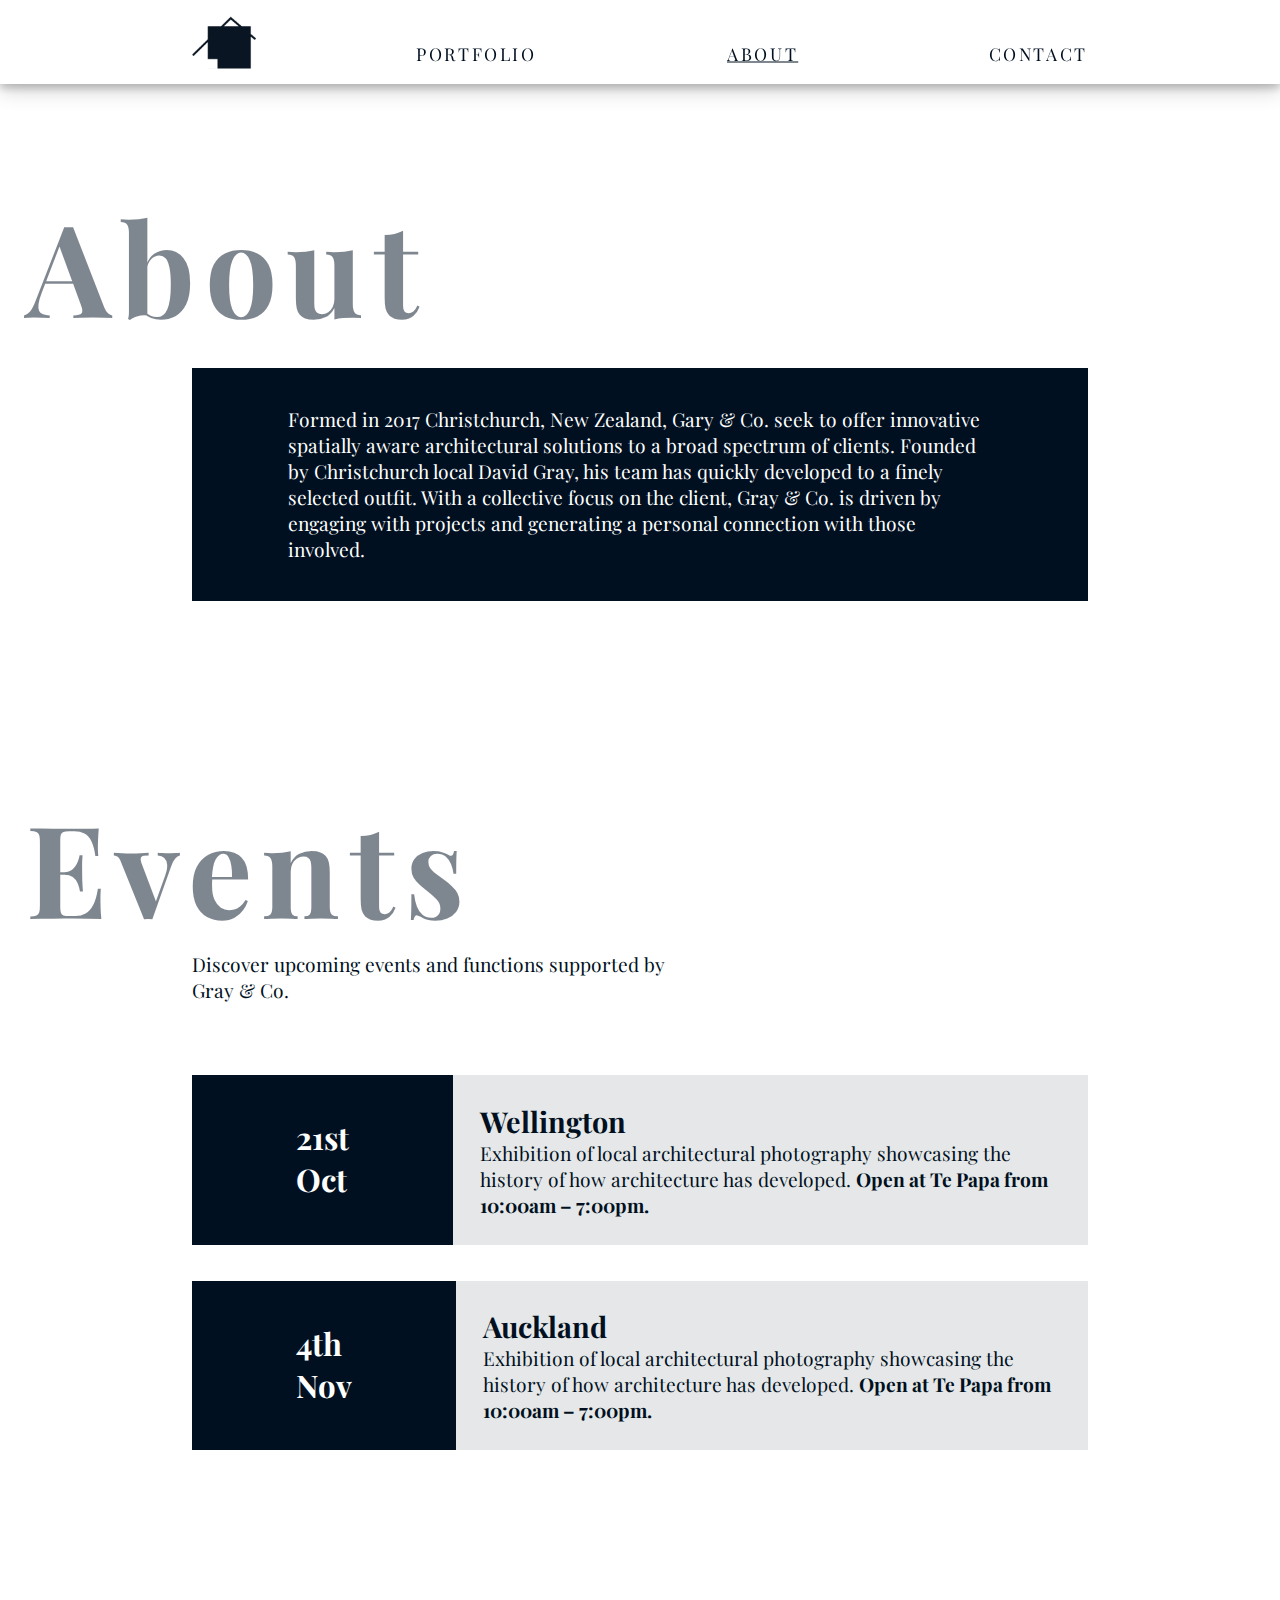
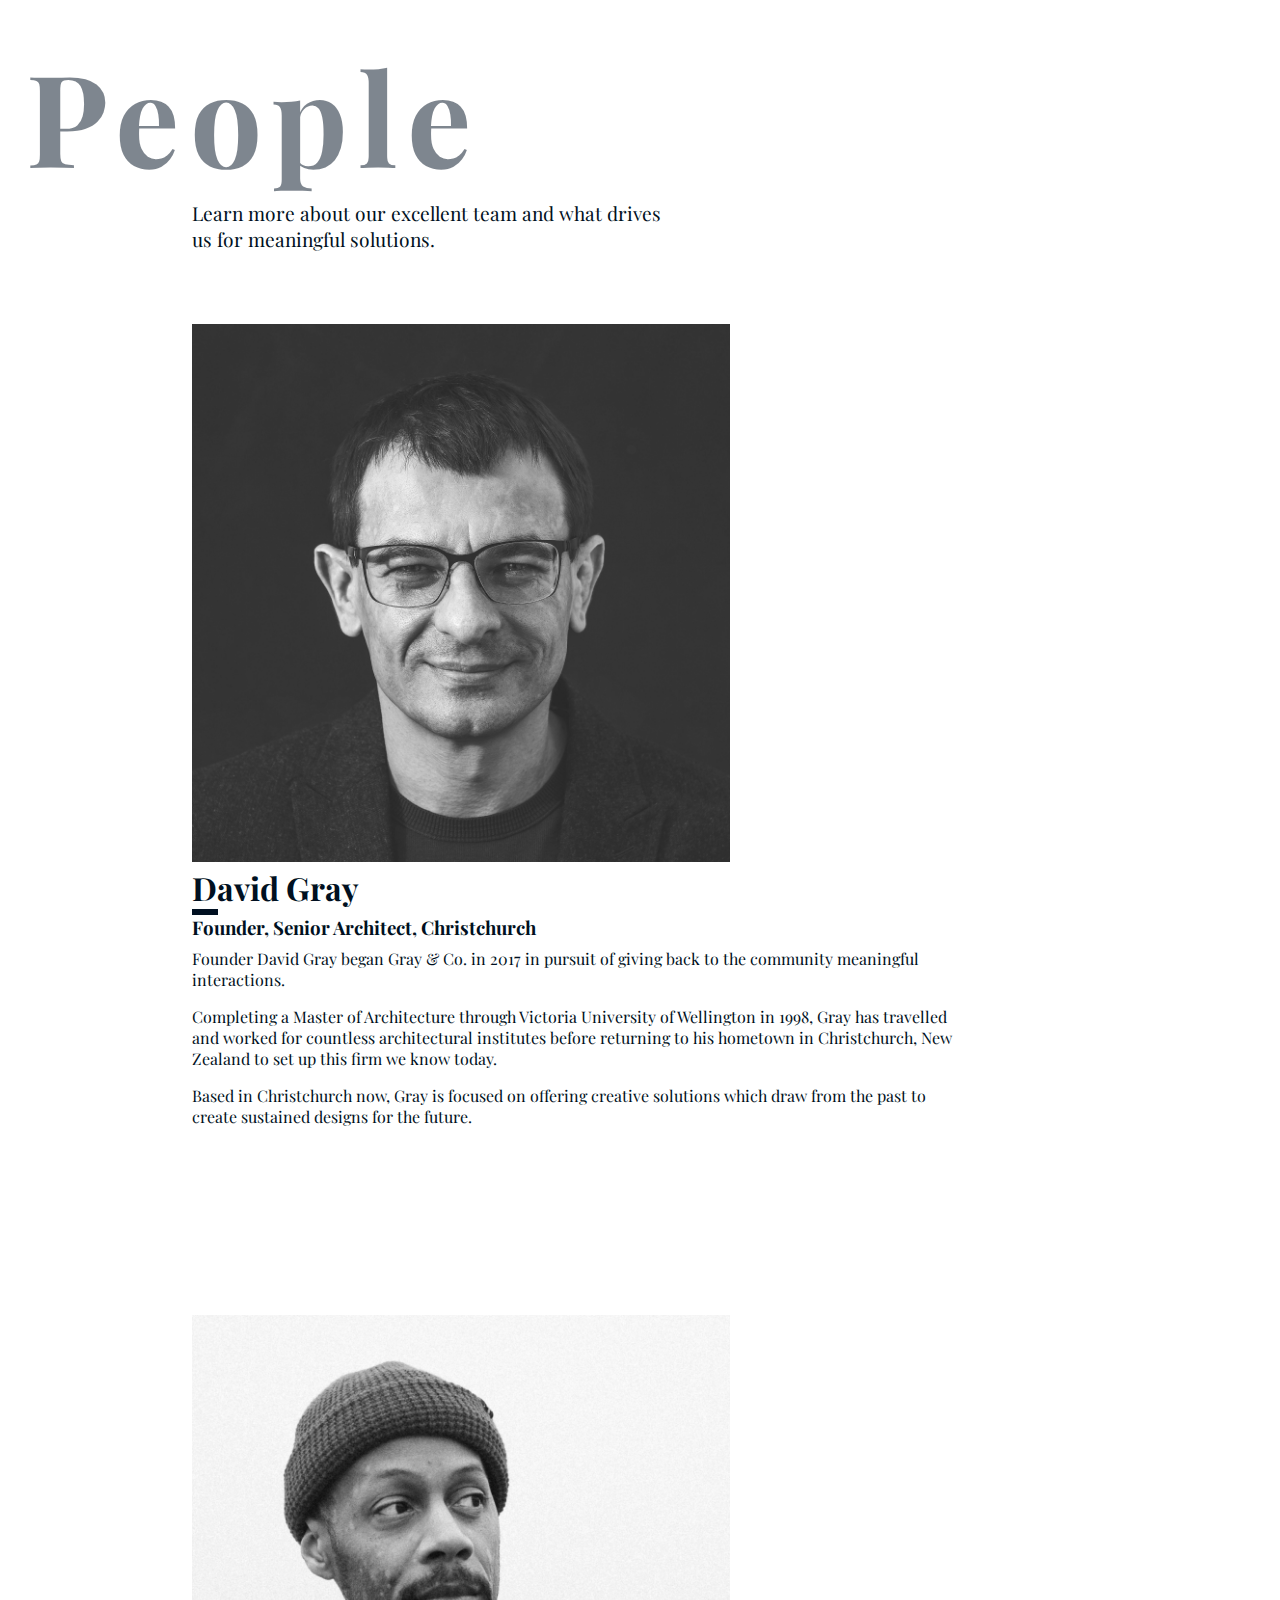
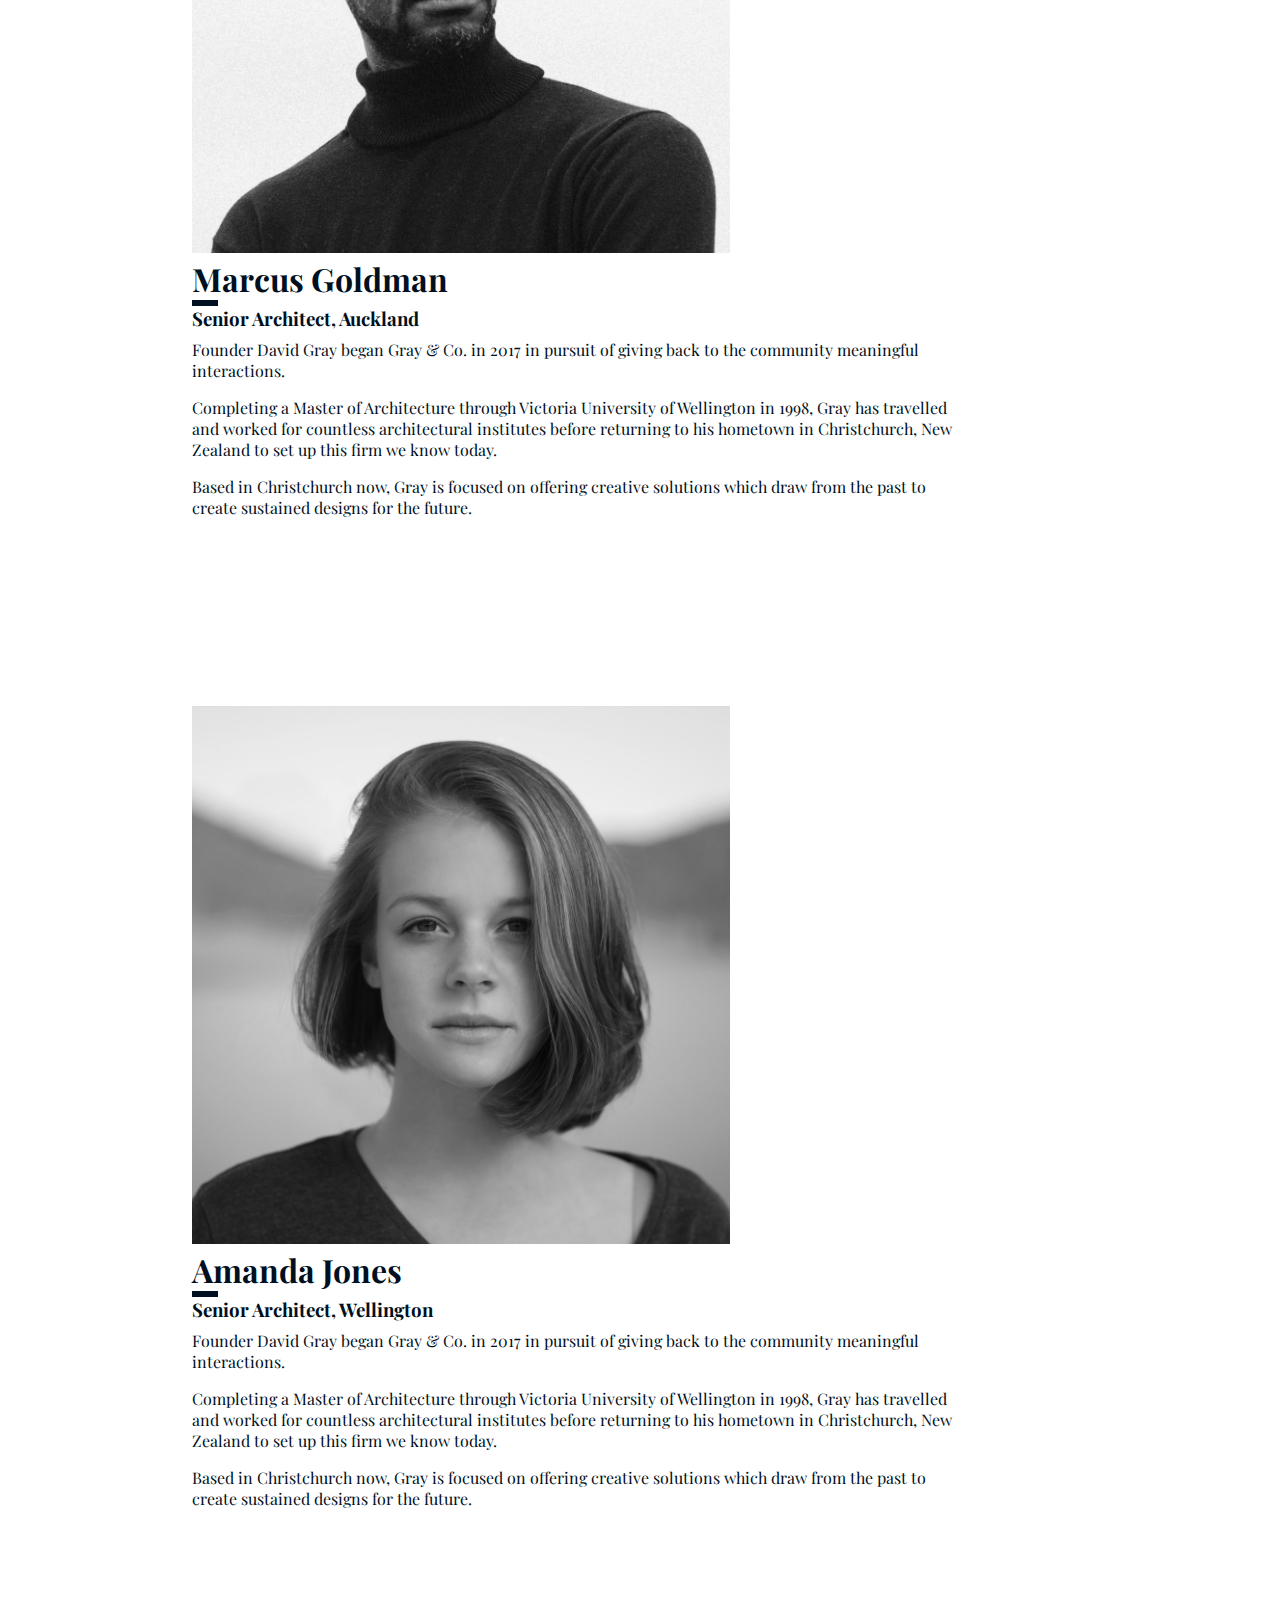
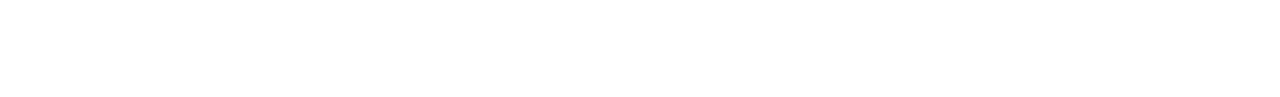
<file: about.html>
<!DOCTYPE HTML>

<html>

	<head>
		<meta charset="UTF-8">
		<meta name="viewport" content="width=device-width, initial-scale=1.0">
		<meta http-equiv="X-UA-Compatible" content="ie=edge">
		<title>Gray & Co.</title>
		<link rel='stylesheet' href="css/styles.css" />
		<link href="https://fonts.googleapis.com/css?family=Playfair+Display&display=swap" rel="stylesheet">
		<link rel="icon" type="image/png" href="img/favicon.png">
	</head>

	<body>

		<header>
			<nav class="nav-no-fade">
				<div id="logo">
					<a href="index.html"><img src="img/Gray&Co.logo.png" alt="company logo"/></a>
				</div>
				<div class="menu">
					<a class = "portfolio-link" href="portfolio.html">portfolio</a>
					<a class = "about-link-underline" href="about.html">about</a>
					<a class = "contact-link" href="contact.html">contact</a>
				</div>
			</nav>
		</header>


		<div class="portfolio">
			<div class="portfolio-title">
				<h1>About</h1>
			</div>
		</div>

		<section class="align-items">
			<div class="about-intro-text">
				<p>Formed in 2017 Christchurch, New Zealand, Gary & Co. seek to offer innovative spatially aware architectural solutions to a broad spectrum of clients. Founded by Christchurch local David Gray, his team has quickly developed to a finely selected outfit. With a collective focus on the client, Gray & Co. is driven by engaging with projects and generating a personal connection with those involved.</p>
			</div>
		</section>


		<div class="portfolio">
			<div class="content-title">
				<h1>Events</h1>
			</div>
		</div>

		<section class="align-items">
			<div class="content-intro">
				<p>Discover upcoming events and functions supported by Gray & Co.</p>
			</div>

			<div class="event-info">
				<div class="event-date">
					<h2>21st Oct</h2>
				</div>
				<div class="event-text">
					<h2>Wellington</h2>
					<p>Exhibition of local architectural photography showcasing the history of how architecture has developed. <b>Open at Te Papa from 10:00am – 7:00pm.</b></p>
				</div>
			</div>

			<div class="event-info">
				<div class="event-date">
					<h2>4th Nov</h2>
				</div>
				<div class="event-text">
					<h2>Auckland</h2>
					<p>Exhibition of local architectural photography showcasing the history of how architecture has developed. <b>Open at Te Papa from 10:00am – 7:00pm.</b></p>
				</div>
			</div>
		</section>


		<div class="portfolio">
			<div class="content-title">
				<h1>People</h1>
			</div>
		</div>

		<section class="align-items">
			<div class="content-intro">
				<p>Learn more about our excellent team and what drives us for meaningful solutions.</p>
			</div>
		</section>


		<section class="align-items">
			<div class="people-row">
				<div class="name-role-image">
					<img src="img/david-gray.jpg" alt=""/>
				</div>

				<div class="about-text-container">
					<h1>David Gray</h1>
					<div class="people-padding"></div>
					<h3>Founder, Senior Architect, Christchurch</h3>
					<p>Founder David Gray began Gray & Co. in 2017 in pursuit of giving back to the community meaningful interactions.</p>
					<p>Completing a Master of Architecture through Victoria University of Wellington in 1998, Gray has travelled and worked for countless architectural institutes before returning to his hometown in Christchurch, New Zealand to set up this firm we know today.</p>
					<p>Based in Christchurch now, Gray is focused on offering creative solutions which draw from the past to create sustained designs for the future.</p>
				</div>
			</div>


			<div class="people-row">
				<div class="name-role-image">
					<img src="img/marcus-goldman.jpg" alt=""/>
				</div>

				<div class="about-text-container">
					<h1>Marcus Goldman</h1>
					<div class="people-padding"></div>
					<h3>Senior Architect, Auckland</h3>
					<p>Founder David Gray began Gray & Co. in 2017 in pursuit of giving back to the community meaningful interactions.</p>
					<p>Completing a Master of Architecture through Victoria University of Wellington in 1998, Gray has travelled and worked for countless architectural institutes before returning to his hometown in Christchurch, New Zealand to set up this firm we know today.</p>
					<p>Based in Christchurch now, Gray is focused on offering creative solutions which draw from the past to create sustained designs for the future.</p>
				</div>
			</div>


			<div class="people-row">
				<div class="name-role-image">
					<img src="img/amanda-jones.jpg" alt=""/>
				</div>

				<div class="about-text-container">
					<h1>Amanda Jones</h1>
					<div class="people-padding"></div>
					<h3>Senior Architect, Wellington</h3>
					<p>Founder David Gray began Gray & Co. in 2017 in pursuit of giving back to the community meaningful interactions.</p>
					<p>Completing a Master of Architecture through Victoria University of Wellington in 1998, Gray has travelled and worked for countless architectural institutes before returning to his hometown in Christchurch, New Zealand to set up this firm we know today.</p>
					<p>Based in Christchurch now, Gray is focused on offering creative solutions which draw from the past to create sustained designs for the future.</p>
				</div>

			</div>
		</section>

	</body>

</html>
</file>
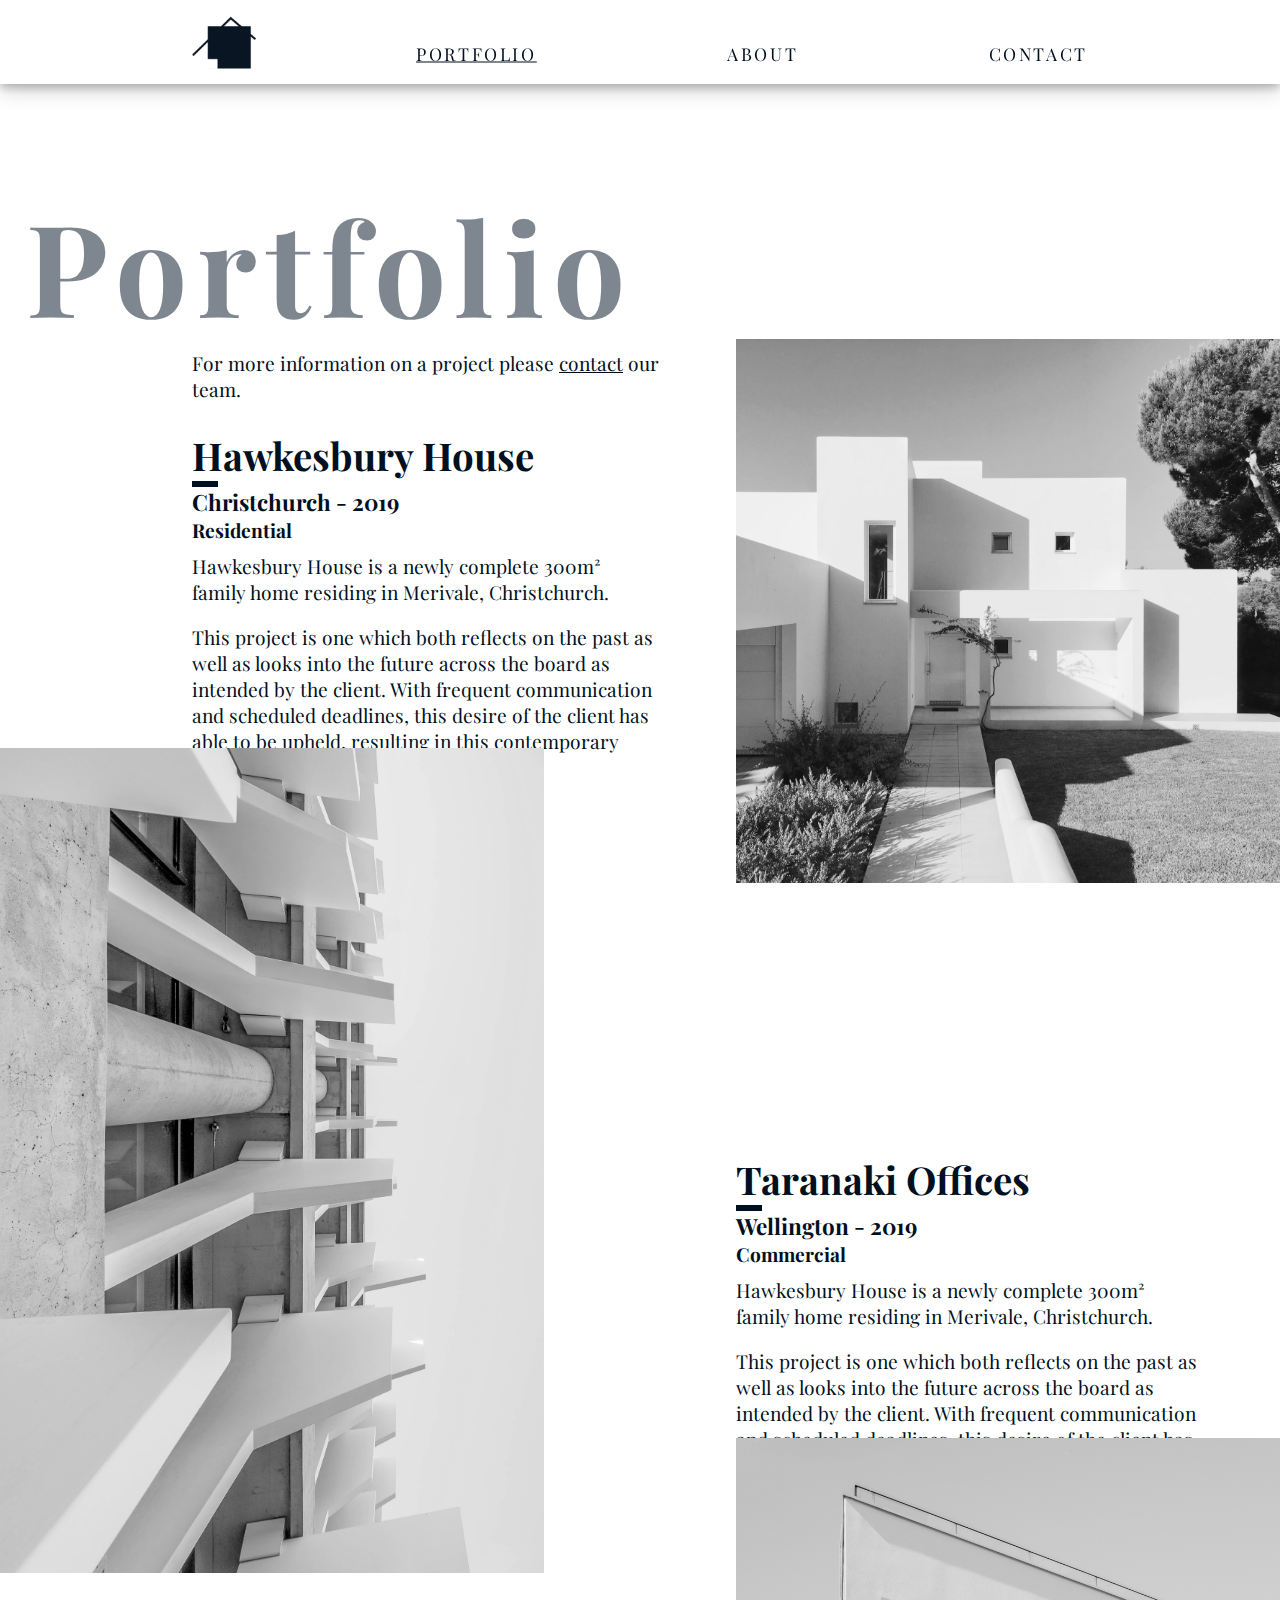
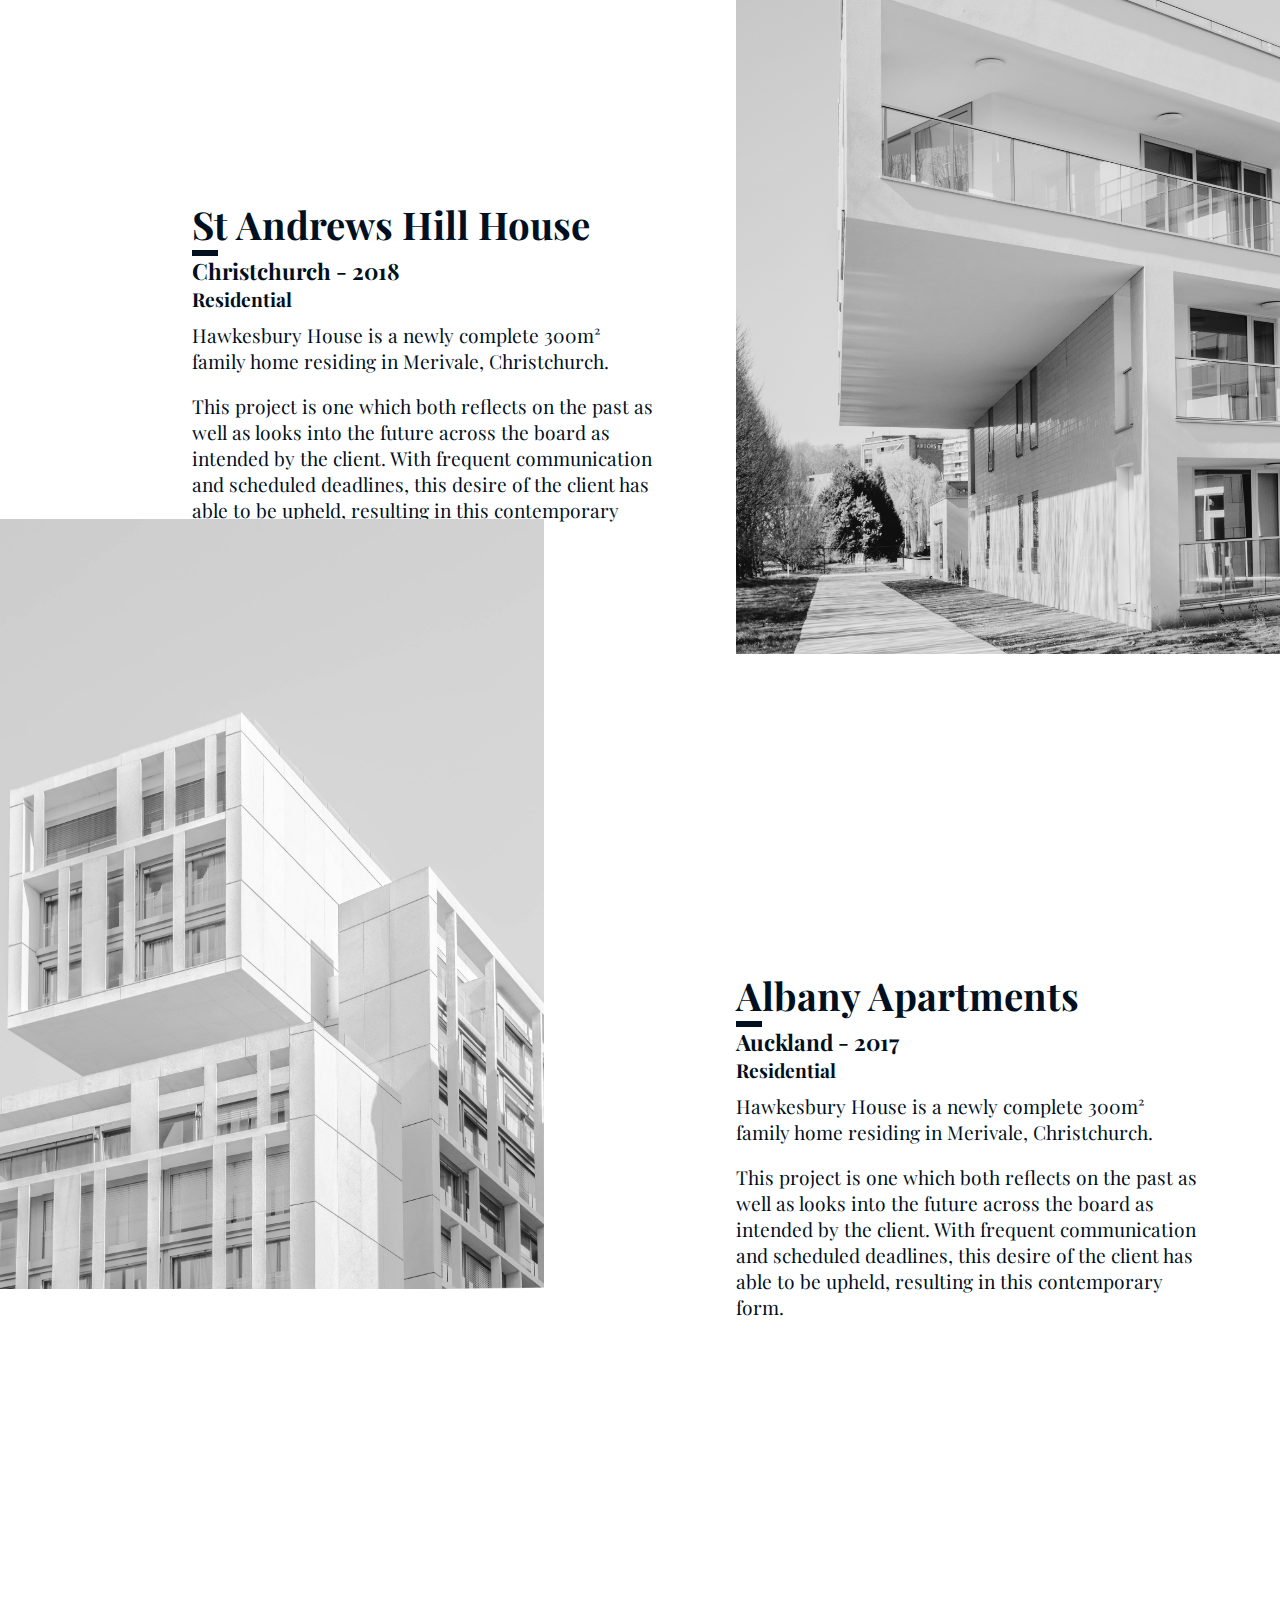
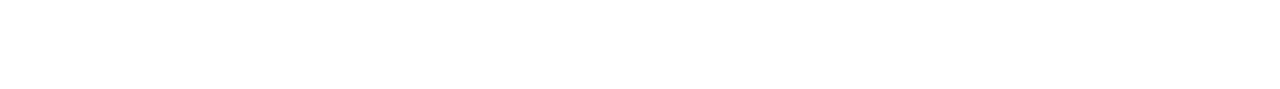
<file: portfolio.html>
<!DOCTYPE HTML>

<html>

	<head>
		<meta charset="UTF-8">
		<meta name="viewport" content="width=device-width, initial-scale=1.0">
		<meta http-equiv="X-UA-Compatible" content="ie=edge">
		<title>Gray & Co.</title>
		<link rel='stylesheet' href="css/styles.css" />
		<link href="https://fonts.googleapis.com/css?family=Playfair+Display&display=swap" rel="stylesheet">
		<link rel="icon" type="image/png" href="img/favicon.png">
	</head>

	<body>

		<header>
			<nav class="nav-no-fade">
				<div id="logo">
					<a href="index.html"><img src="img/Gray&Co.logo.png" alt="company logo"/></a>
				</div>
				<div class="menu">
					<a class = "portfolio-link-underline" href="portfolio.html">portfolio</a>
					<a class = "about-link" href="about.html">about</a>
					<a class = "contact-link" href="contact.html">contact</a>
				</div>
			</nav>
		</header>


		<div class="portfolio">
			<div class="portfolio-title">
				<h1>Portfolio</h1>
			</div>
		</div>

		<section class="align-items">
			<div class="content-intro">
				<p>For more information on a project please <a class="portfolio-to-contact-link" href="contact.html">contact</a> our team.</p>
			</div>
		</section>


		<div class="portfolio-img-all">

			<div class="portfolio-row-right-1">
				<div class="portfolio-text-container-right-1">
					<h1>Hawkesbury House</h1>
					<div class="portfolio-padding"></div>
					<h3>Christchurch - 2019</h3>
					<h4>Residential</h4>
					<p>Hawkesbury House is a newly complete 300m² family home residing in Merivale, Christchurch.</p>
					<p>This project is one which both reflects on the past as well as looks into the future across the board as intended by the client. With frequent communication and scheduled deadlines, this desire of the client has able to be upheld, resulting in this contemporary form. </p>
				</div>
				<div class="portfolio-img-right">
					<img src="img/portfolio-1.jpg" alt="Exterior photography of our Hawkesbury House project. This photography shows the front entry to the property."/>
				</div>
			</div>


			<div class="portfolio-row-left-1">
				<div class="portfolio-img-left">
					<img src="img/portfolio-2.jpg" alt="Exterior photography of our Taranaki Offices. Note, this is a different photography from the one on the home page."/>
				</div>
				<div class="portfolio-text-container-left-1">
					<h1>Taranaki Offices</h1>
					<div class="portfolio-padding"></div>
					<h3>Wellington - 2019</h3>
					<h4>Commercial</h4>
					<p>Hawkesbury House is a newly complete 300m² family home residing in Merivale, Christchurch.</p>
					<p>This project is one which both reflects on the past as well as looks into the future across the board as intended by the client. With frequent communication and scheduled deadlines, this desire of the client has able to be upheld, resulting in this contemporary form. </p>
				</div>
			</div>


			<div class="portfolio-row-right-2">
				<div class="portfolio-text-container-right-2">
					<h1>St Andrews Hill House</h1>
					<div class="portfolio-padding"></div>
					<h3>Christchurch - 2018</h3>
					<h4>Residential</h4>
					<p>Hawkesbury House is a newly complete 300m² family home residing in Merivale, Christchurch.</p>
					<p>This project is one which both reflects on the past as well as looks into the future across the board as intended by the client. With frequent communication and scheduled deadlines, this desire of the client has able to be upheld, resulting in this contemporary form. </p>
				</div>
				<div class="portfolio-img-right">
					<img src="img/portfolio-3.jpg" alt="Exterior photography of our St Andrews Hill project. Image shows the building from an angle to display the overhang of the second floor."/>
				</div>
			</div>


			<div class="portfolio-row-left-2">
				<div class="portfolio-img-left">
					<img src="img/portfolio-4.jpg" alt="Exterior image of our Albany Apartments project. Image shows the upper section of the building."/>
				</div>
				<div class="portfolio-text-container-left-2">
					<h1>Albany Apartments</h1>
					<div class="portfolio-padding"></div>
					<h3>Auckland - 2017</h3>
					<h4>Residential</h4>
					<p>Hawkesbury House is a newly complete 300m² family home residing in Merivale, Christchurch.</p>
					<p>This project is one which both reflects on the past as well as looks into the future across the board as intended by the client. With frequent communication and scheduled deadlines, this desire of the client has able to be upheld, resulting in this contemporary form. </p>
				</div>
			</div>
		</div>

	</body>

</html>
</file>
<file: css/styles.css>
*{
  margin: 0;
  padding: 0;
  box-sizing: border-box;
}

html{
  scroll-behavior: smooth;
}

body{
  font-family: 'Playfair Display', serif;
  color: #001021;
}

header{
  top: 0;
  left: 0;
}

.nav-fade, .nav-no-fade{
  display: flex;
  padding: 1.5vh 0;
  text-transform: uppercase;
  position: fixed;
  width: 100%;
  z-index: 2;
  top: 0;
  left: 0;
  background-color: white;
  box-shadow: 0 4px 8px 0 rgba(0, 0, 0, 0.2), 0 6px 20px 0 rgba(0, 0, 0, 0.19);
}

.nav-fade{
  animation:1s ease 1.5s normal forwards 1 fadein;
  opacity:0
}

#logo{
  flex: 1;
  margin-left: 15%;
}

#logo img{
  width: 5vw;
  height: auto;
  transform: translate(0, 5%);
}

.menu{
  flex: 3;
  display: flex;
  text-decoration: none;
  justify-content: space-between;
  align-items: center;
  margin-right: 15vw;
}

.menu a{
  justify-content: space-between;
  color: #001021;
  text-decoration: none;
  display: inline-block;
  font-size: 110%;
  letter-spacing: 0.15em;
  transform: translate(0, 50%);
}

.menu .portfolio-link-underline, .menu .about-link-underline, .menu .contact-link-underline{
   text-decoration: underline;
}

.about-link, .menu .about-link-underline{
  margin: 0 10vw;
}

.menu a:after {
  background: none repeat scroll 0 0 transparent;
  bottom: 0;
  content: "";
  height: 2px;
  left: 50%;
  position: absolute;
  background: #001021;
  transition: width 0.3s ease 0s, left 0.3s ease 0s;
  width: 0;
}

.menu a:hover:after {
  width: 100%;
  left: 0;
}

nav::after{
	content: '';
	display: table;
	clear: both;
}

.home-landing{
  display: flex;
  height: 100vh;
  justify-content: center;
  align-items: center;
  background-color: #001021;
}

.slider{
  width: 100%;
  height: 100vh;
  z-index: -1;
  margin-top: 50%;
}

.hero{
  height: 60%;
  width: 100%;
  margin-top: 12vh;
}

.hero img{
  width: 100%;
  height: 100%;
  object-fit: cover;
}

.firm-name{
  position: absolute;
  top: 80%;
  margin-left: 27%;
  font-size: 100px;
  transform: translate(-20%, -70%);
  color: white;
  animation: 1s ease 2.5s normal forwards 1 fadein;
  opacity:0
}

@keyframes fadein{
  from{opacity:0}
  to{opacity:1}
}

.intro-text, .about-intro-text{
  margin-top: 10vh;
  margin-bottom: 20vh;
  font-size: 120%;
  background-color: #001021;
  color: white;
  padding: 2em 5em;
}

.intro-text{
  margin-top: 20vh;
  text-align: center;
  padding: 2em 10em;
}

.wrapper {
  overflow: hidden;
}
.gallery-push{
  overflow: hidden;
}

.sliding-background {
  margin-top: 5vh;
  background: url("../img/gallery.jpg") repeat-x;
  background-size: 50%;
  height: 50vh;
  width: 5076px;
  animation: gallery 60s linear infinite;
  overflow: hidden;
}

.sliding-background img{
  width: 20%;
  height: auto;
}


@keyframes gallery{
  0%{
    transform: translate3d(0, 0, 0);
  }
  100%{
    transform: translate3d(-1692px, 0, 0);
  }
}

.content-title, .portfolio-title, .contact-title{
  font-size: 400%;
  opacity: 0.5;
  letter-spacing: 0.15em;
  margin-left: 2%;
  animation: mover 2s infinite  alternate;
}

.content-title:hover, .contact-title:hover, .portfolio-title:hover{
  opacity: 1;
}

.Auckland, .Wellington, .Christchurch{
	flex: 1;
	background-color: #e4ebf1;
	padding: 0 20px;
}

.Wellington{
	margin: 0 50px;
}

@keyframes mover{
    0% { transform: translateY(0); }
    100% { transform: translateY(-20px); }
}

.event-info{
  display: flex;
  justify-content: center;
  margin-bottom: 4vh;
}

.event-date{
  background-color: rgb(0, 16, 33);
  color: white;
  font-size: 130%;
  padding: 2em 5em;
  justify-content: center;
}

.event-text{
  background-color: rgb(0, 16, 33, 0.1);
  justify-content: center;
  display: flex;
  flex-direction: column;
  padding: 3%;
  font-size: 120%;
}

.portfolio-to-contact-link{
  text-decoration: underline;
  color: #001021;
}

.portfolio-to-contact-link:hover{
 color: white;
 background-color: #001021;
}

.portfolio-padding, .people-padding, .contact-padding{
  background-color: #001021;
  width: 2vw;
  height: 0.5vw;
}

.contact-padding{
  margin: 2vh 0;
}

.portfolio, .about, .contact{
  margin-top: 20vh;
}

.content-intro{
  max-width: 55%;
  margin-bottom: 8vh;
  font-size: 120%;
}

.portfolio-img-right, .portfolio-img-left{
  flex: 1;
}

.portfolio-img-right img, .portfolio-img-left img{
  width: 100%;
  height: auto;
  justify-content: flex-end;
  float: right;
  align-items: flex-end;
}

.hero, .sliding-background, .portfolio-img-right, .portfolio-img-left, .name-role-image{
  filter: grayscale(100%);
}

.portfolio-img-right:hover, .portfolio-img-left:hover{
  filter: grayscale(0%);
}

.align-items{
  max-width: 70%;
  margin-left: auto;
  margin-right: auto;
}

.name-role-image img{
  width: 60%;
  height: auto;
}

.people-row{
  margin-bottom: 20vh;
}

.shortcuts{
	display: flex;
  margin-top: 20vh;
}

.link{
  background-color: #001021;
  color: white;
	flex:1;
	text-align: center;
	padding: 1em;
	margin-right: 4px;
	text-decoration: none;
	font-size: 120%;
}

.link:hover{
  background-color: rgb(0, 16, 33, 0.1);
  color: #001021;
	transition: transform 2.2s;
}

#auckland-link{
  margin-bottom: 22vh;
  visibility: hidden;
}

#wellington-link, #christchurch-link{
  margin-bottom: 45vh;
}

.contact-intro-link{
 text-align: center;
 margin-top: 5vh;
 margin-bottom: 30vh;
 font-size: 120%;
}

.portfolio-row-right-1, .portfolio-row-right-2, .portfolio-row-left-1, .portfolio-row-left-2, .location-row{
  display: flex;
  flex-direction: row;
  justify-content: space-between;
}

.location-row{
  margin-bottom: 20vh;
  align-items: center;
  flex: 1;
}

.location-row img{
  width: 100%;
  height: auto;
}

.portfolio-row-right-1, .portfolio-row-right-2, .portfolio-row-left-1, .portfolio-row-left-2{
  margin-top: -15vh;
}

.portfolio-row-right-1, .portfolio-row-right-2{
  margin-left: 15vw;
}

.about-text-container p{
  max-width: 85%;
  padding: 0.5em 0;
}

.portfolio-text-container-right-1, .portfolio-text-container-right-2, .portfolio-text-container-left-1, .portfolio-text-container-left-2, .contact-text-container{
  font-size: 120%;
}

.portfolio-text-container-right-1, .portfolio-text-container-right-2, .portfolio-text-container-left-1, .portfolio-text-container-left-2{
  flex: 1;
}

.portfolio-text-container-right-1{
  margin-top: 15vh;
}

.portfolio-text-container-right-1 p, .portfolio-text-container-right-2 p, .portfolio-text-container-left-1 p, .portfolio-text-container-left-2 p{
 max-width: 85%;
 padding: 0.5em 0;
}

.portfolio-text-container-right-2{
  margin-top: 40vh;
}

.portfolio-text-container-left-1, .portfolio-text-container-left-2{
  margin-left: 15vw;
}

.portfolio-text-container-left-1{
  margin-top: 35vh;
}

.portfolio-text-container-left-2{
  margin-top: 55vh;
  margin-bottom: 40vh;
}

.location-map{
  flex: 2;
}

.contact-text-container{
  margin-right: 10vw;
}

.number-email{
  margin-bottom: 2vh;
}

@media (max-width: 1316px){
  .intro-text, .about-intro-text{
    margin-top: 2vh;
  }

  .intro-text{
    margin-top: 10vh;
    font-size: 100%;
    padding: 2em 4em;
  }

  .portfolio-row-right-1,   .portfolio-row-right-2{
    margin-left: 15vw;
  }

  .portfolio-row-left-1, .portfolio-row-left-2{
    margin-top: -15vh;
  }

  .portfolio-text-container-right-1{
    margin-top: 10vh;
  }

  .portfolio-text-container-right-2{
    margin-top: 40vh;
  }
  .portfolio-text-container-left-1{
    margin-top: 45vh;
  }

  .portfolio-text-container-left-2{
    margin-top: 50vh;
  }

}

@media (max-width: 1212px){

  .portfolio-row-right-1, .portfolio-row-right-2, .portfolio-row-left-1, .portfolio-row-left-2{
    margin-top: 10vh;
  }

  .portfolio-text-container-right-2{
    margin-top: 5vh;
  }

  .portfolio-text-container-left-1{
    margin-top: 20vh;
  }

  .portfolio-text-container-left-2{
    margin-top: 10vh;
  }

}

@media (max-width: 768px){

  .nav-fade, .nav-no-fade{
    padding: 4vh 0;
  }

  #logo img{
    width: 10vw;
  }

  .menu a{
    font-size: 2vw;
  }

  .hero{
    margin-top: 16vh;
  }

  .sliding-background {
    background-size: 35%;
  }

  header{
    font-size: 83%;
    margin-right: 10vw;
  }

  .people-padding, .portfolio-padding, .contact-padding{
    width: 4vw;
    height: 2vh;
  }

  .intro-text{
    margin-top: 10vh;
    font-size: 90%;
    padding: 2em 5em;
  }

.about-intro-text{
    margin-top: 0vh;
    font-size: 120%;
    padding: 1em 2em;
  }


  .content-intro{
    max-width: 60%;
    font-size: 120%;
  }

  .event-date{
    padding: 2em;
  }

  .event-text{
    font-size: 100%;
  }

  .name-role-image{
    flex: 1;
  }

  .name-role-image img{
    width: 100%;
  }

  .about-text-container{
    flex: 2;
    margin-left: 0vw;
  }

  .about-text-container p{
    font-size: 90%;
    max-width: 100%;
  }

  .portfolio-row-right-1, .portfolio-row-right-2, .portfolio-row-left-1, .portfolio-row-left-2{
    margin-top: -7vh;
    font-size: 90%;
  }

  .portfolio-row-right-1, .portfolio-row-right-2{
    margin-left: 15vw;
  }

  .portfolio-row-left-1{
    margin-top: 7vh;
  }

  .portfolio-row-left-2{
    margin-top: 0vh;
  }

  .portfolio-text-container-right-1, .portfolio-text-container-right-2, .portfolio-text-container-left-1, .portfolio-text-container-left-2, .contact-text-container{
    font-size: 100%;
  }

  .portfolio-text-container-right-1, .portfolio-text-container-left-1{
    margin-top: 10vh;
  }

  .portfolio-text-container-right-2{
    margin-top: 17vh;
  }

  .portfolio-text-container-left-2{
    margin-top: 12vh;
  }

  .contact-intro-link{
   font-size: 100%;
  }

    .location-row{
      flex-direction: column-reverse;
      margin-bottom: 5vh;
      align-items: flex-start;

    }

    #wellington-link, #christchurch-link{
      margin-bottom: 32vh;
    }
}

@media (max-width: 426px){

  header{
    width: 100%;
  }

  .align-items{
    max-width: 95%;
  }

  .nav-fade, .nav-no-fade{
    padding-top: 2.5vh;
    position: static;
    box-shadow: none;
    flex-direction: column;
    height: 50vh;
    margin-top: 2vh;
  }

  .nav-fade{
    background-color: rgb(0, 0, 0, 0);
    position: absolute;
  }

  .nav-no-fade{
    box-shadow: 0 4px 8px 0 rgba(0, 0, 0, 0.2), 0 6px 20px 0 rgba(0, 0, 0, 0.19);
  }

  #logo{
    justify-content: center;
    margin-left: 0%;
    display: block;
    margin-left: auto;
    margin-right: auto;
  }

  #logo img{
    width: 20vw;
  }

  .menu{
    flex: 1;
    flex-direction: column;
    margin-right: 0%;
    }

  .menu a{
    font-size: 200%;
  }

  .sliding-background{
    background-size: 55%;
  }

  .about-link, .menu .about-link-underline{
    margin: 8vw;
  }

  .content-title, .portfolio-title, .contact-title{
    font-size: 200%;
    margin-left: 2%;
    margin-top: -5
  }

  .portfolio, .about, .contact{
    margin-top: 10vh;
  }

  .intro-text, .about-intro-text{
    margin-top: 5vh;
    font-size: 80%;
    padding: 2em 2em;
    line-height: 4vh;
  }

  .about-intro-text{
    font-size: 110%;
  }

  .content-intro{
    max-width: 100%;
  }

  .shortcuts{
    margin-top: 4vh;
  }

  .link{
  	padding: 1em 0;
  	margin-right: 2px;
  }

  .contact-intro-link{
   margin-top: 2vh;
   margin-bottom: 20vh;
  }

  .hero{
    height: 150vh;
    margin-top: -13vh;
  }

  .firm-name{
    margin-top: 26vh;
    margin-left: 18%;
    font-size: 70px;
  }

  .portfolio-row-right-1, .portfolio-row-right-2, .portfolio-row-left-1, .portfolio-row-left-2{
    margin-top: 0vh;
    font-size: 90%;
    flex-direction: column-reverse;
  }

  .portfolio-row-right-1, .portfolio-row-right-2{
    flex-direction: column-reverse;
  }

  .portfolio-row-left-1, .portfolio-row-left-2{
    flex-direction: column;
  }

  .portfolio-row-right-1, .portfolio-row-right-2, .portfolio-text-container-left-1, .portfolio-text-container-left-2{
    margin-left: 0vw;
  }

  .portfolio-row-right-1, .portfolio-row-right-2, .portfolio-row-left-2, .portfolio-row-left-2{
    margin-top: 0vh;
  }

  .portfolio-text-container-right-1, .portfolio-text-container-right-2, .portfolio-text-container-left-1, .portfolio-text-container-left-2{
    font-size: 120%;
    margin-left: 2.5vw;
    margin-top: 1vh;
    margin-bottom: 15vh;
  }

  .portfolio-img-right img, .portfolio-img-left img{
    justify-content: center;
    float: none;
    align-items: center;
  }

  .people-padding, .portfolio-padding, .contact-padding{
    width: 8vw;
  }

  .contact-text-container{
    font-size: 110%;
  }

  .contact-intro-link{
   margin-top: 2vh;
   font-size: 80%;
  }

  .location-row{
    flex: 1;
  }

  #auckland-link{
    margin-bottom: 5vh;
  }

  #wellington-link, #christchurch-link{
    margin-bottom: 13vh;
  }

}
</file>
